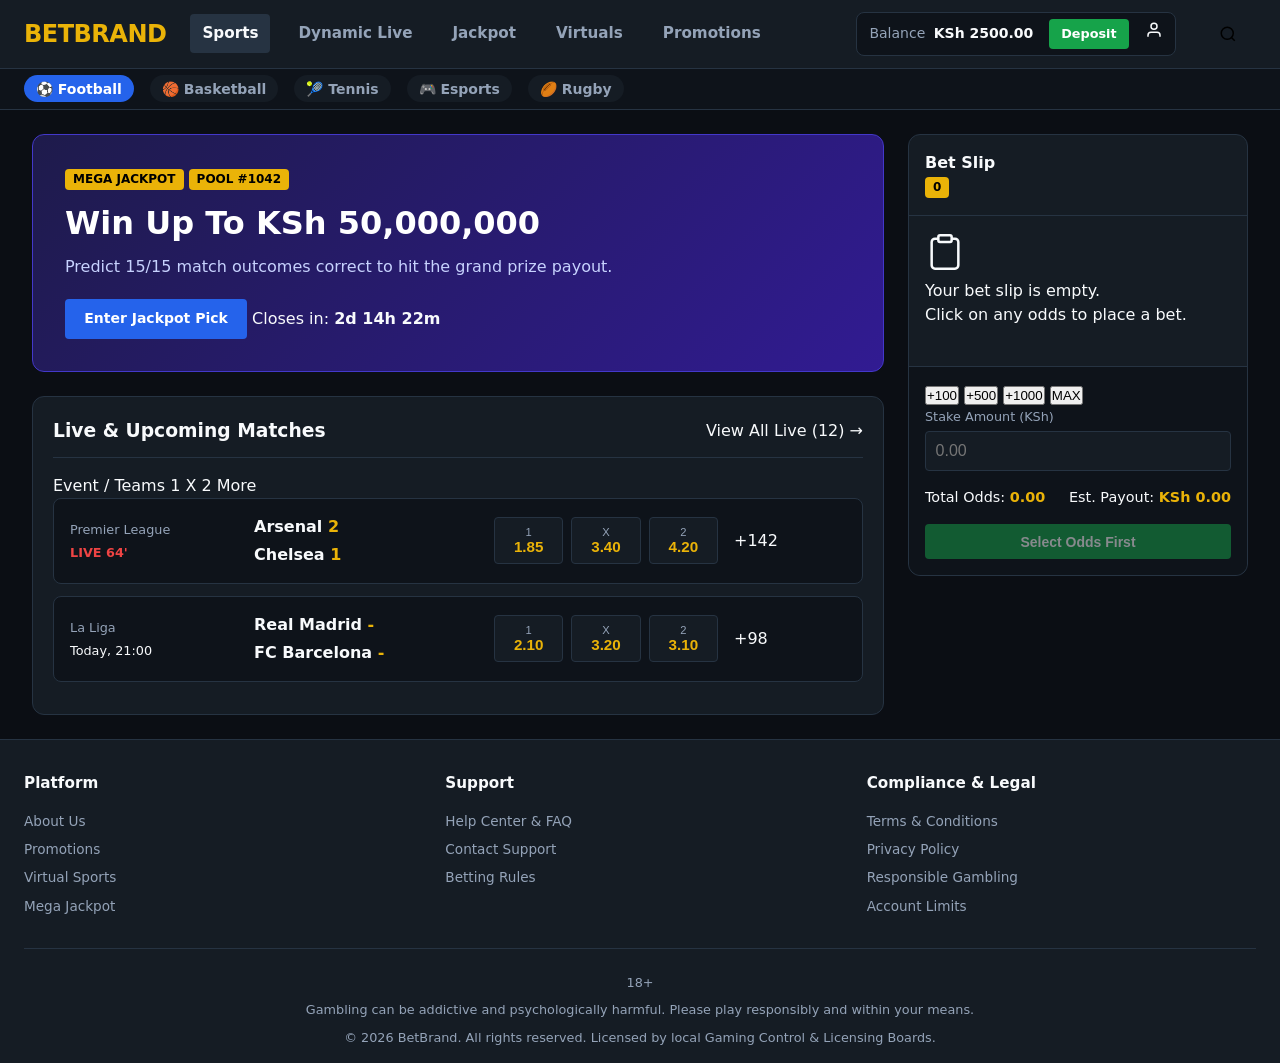
<file: index.html>
<!DOCTYPE html>
<html lang="en">
<head>
    <meta charset="UTF-8">
    <meta name="viewport" content="width=device-width, initial-scale=1.0">
    <title>BetBrand - Premium Live Sportsbook & Casino</title>
    <!-- External Stylesheet -->
    <link rel="stylesheet" href="styles.css">
</head>
<body class="theme-dark">

    <!-- 1. Top Navbar / Header -->
    <header class="navbar">
        <div class="nav-left">
            <a href="index.html" class="logo">
                <span class="logo-accent">BET</span>BRAND
            </a>
            <nav class="primary-nav">
                <a href="index.html" class="nav-link active">Sports</a>
                <a href="live.html" class="nav-link">
                    <span class="live-dot"></span> Dynamic Live
                </a>
                <a href="jackpot.html" class="nav-link">Jackpot</a>
                <a href="virtuals.html" class="nav-link">Virtuals</a>
                <a href="promotions.html" class="nav-link">Promotions</a>
            </nav>
        </div>

        <div class="nav-right">
            <!-- Guest Auth Controls -->
            <div id="auth-buttons" class="auth-group">
                <a href="login.html" class="btn btn-secondary btn-sm">Log In</a>
                <a href="register.html" class="btn btn-primary btn-sm">Register</a>
            </div>

            <!-- Authenticated User Profile (Hidden by default) -->
            <div id="user-profile" class="user-group" style="display: none;">
                <div class="wallet-info">
                    <span class="wallet-label">Balance</span>
                    <strong id="user-balance" class="wallet-amount">KSh 0.00</strong>
                </div>
                <a href="deposit.html" class="btn btn-success btn-sm">Deposit</a>
                <a href="dashboard.html" class="profile-avatar" aria-label="User Account">
                    <svg width="18" height="18" viewBox="0 0 24 24" fill="none" stroke="currentColor" stroke-width="2"><path d="M20 21v-2a4 4 0 0 0-4-4H8a4 4 0 0 0-4 4v2"></path><circle cx="12" cy="7" r="4"></circle></svg>
                </a>
            </div>

            <!-- Search Toggle -->
            <button id="search-toggle-btn" class="btn btn-icon" aria-label="Search Sports & Events">
                <svg width="18" height="18" viewBox="0 0 24 24" fill="none" stroke="currentColor" stroke-width="2"><circle cx="11" cy="11" r="8"></circle><line x1="21" y1="21" x2="16.65" y2="16.65"></line></svg>
            </button>
        </div>
    </header>

    <!-- 2. Horizontal Sports Sub-Navigation -->
    <nav class="sports-bar">
        <ul class="sports-list">
            <li>
                <a href="index.html" class="sport-item active">
                    <span class="sport-icon">⚽</span> Football
                </a>
            </li>
            <li>
                <a href="basketball.html" class="sport-item">
                    <span class="sport-icon">🏀</span> Basketball
                </a>
            </li>
            <li>
                <a href="tennis.html" class="sport-item">
                    <span class="sport-icon">🎾</span> Tennis
                </a>
            </li>
            <li>
                <a href="esports.html" class="sport-item">
                    <span class="sport-icon">🎮</span> Esports
                </a>
            </li>
            <li>
                <a href="rugby.html" class="sport-item">
                    <span class="sport-icon">🏉</span> Rugby
                </a>
            </li>
        </ul>
    </nav>

    <!-- 3. Main Content Container (Grid Layout) -->
    <main class="container layout-with-sidebar">

        <!-- Central Feed Area -->
        <div class="main-content">
            
            <!-- Hero Promo Banner -->
            <section class="hero-banner">
                <div class="banner-content">
                    <div class="banner-badge-group">
                        <span class="badge badge-accent">MEGA JACKPOT</span>
                        <span class="badge badge-outline">POOL #1042</span>
                    </div>
                    <h2>Win Up To <span class="text-accent">KSh 50,000,000</span></h2>
                    <p>Predict 15/15 match outcomes correct to hit the grand prize payout.</p>
                    <div class="banner-cta">
                        <a href="jackpot.html" class="btn btn-primary">Enter Jackpot Pick</a>
                        <span class="hero-timer">Closes in: <strong>2d 14h 22m</strong></span>
                    </div>
                </div>
            </section>

            <!-- Featured Live & Upcoming Matches -->
            <section class="match-section">
                <div class="section-header">
                    <div class="header-title-group">
                        <span class="pulse-indicator"></span>
                        <h3>Live & Upcoming Matches</h3>
                    </div>
                    <a href="live.html" class="view-all-link">
                        View All Live (<span id="live-count">12</span>) &rarr;
                    </a>
                </div>

                <!-- Odds Header Bar -->
                <div class="market-header-bar">
                    <span class="col-event">Event / Teams</span>
                    <span class="col-market">1</span>
                    <span class="col-market">X</span>
                    <span class="col-market">2</span>
                    <span class="col-more">More</span>
                </div>

                <!-- Match Items Feed Container -->
                <div class="match-list" id="match-list">
                    
                    <!-- Live Match Item -->
                    <article class="match-card" data-match-id="101">
                        <div class="match-meta">
                            <span class="league">Premier League</span>
                            <span class="match-time live-badge">
                                <span class="live-dot"></span> LIVE 64'
                            </span>
                        </div>
                        
                        <div class="match-teams">
                            <div class="team-row">
                                <span class="team-name">Arsenal</span>
                                <strong class="team-score">2</strong>
                            </div>
                            <div class="team-row">
                                <span class="team-name">Chelsea</span>
                                <strong class="team-score">1</strong>
                            </div>
                        </div>
                        
                        <!-- 1X2 Betting Odds Matrix -->
                        <div class="odds-grid">
                            <button class="odds-btn" data-match-id="101" data-outcome="1" data-odds="1.85">
                                <span class="label">1</span>
                                <span class="odds-value">1.85</span>
                            </button>
                            <button class="odds-btn" data-match-id="101" data-outcome="X" data-odds="3.40">
                                <span class="label">X</span>
                                <span class="odds-value">3.40</span>
                            </button>
                            <button class="odds-btn" data-match-id="101" data-outcome="2" data-odds="4.20">
                                <span class="label">2</span>
                                <span class="odds-value">4.20</span>
                            </button>
                        </div>
                        
                        <a href="match.html?id=101" class="more-markets-btn">+142</a>
                    </article>

                    <!-- Upcoming Match Item Example -->
                    <article class="match-card" data-match-id="102">
                        <div class="match-meta">
                            <span class="league">La Liga</span>
                            <span class="match-time">Today, 21:00</span>
                        </div>
                        
                        <div class="match-teams">
                            <div class="team-row">
                                <span class="team-name">Real Madrid</span>
                                <strong class="team-score text-muted">-</strong>
                            </div>
                            <div class="team-row">
                                <span class="team-name">FC Barcelona</span>
                                <strong class="team-score text-muted">-</strong>
                            </div>
                        </div>
                        
                        <div class="odds-grid">
                            <button class="odds-btn" data-match-id="102" data-outcome="1" data-odds="2.10">
                                <span class="label">1</span>
                                <span class="odds-value">2.10</span>
                            </button>
                            <button class="odds-btn" data-match-id="102" data-outcome="X" data-odds="3.20">
                                <span class="label">X</span>
                                <span class="odds-value">3.20</span>
                            </button>
                            <button class="odds-btn" data-match-id="102" data-outcome="2" data-odds="3.10">
                                <span class="label">2</span>
                                <span class="odds-value">3.10</span>
                            </button>
                        </div>
                        
                        <a href="match.html?id=102" class="more-markets-btn">+98</a>
                    </article>

                </div>
            </section>
        </div>

        <!-- 4. Persistent Universal Bet Slip Drawer Sidebar -->
        <aside id="betslip-drawer" class="betslip-container">
            <div class="betslip-header">
                <div class="betslip-title">
                    <h4>Bet Slip</h4>
                    <span id="slip-count-badge" class="badge badge-accent">0</span>
                </div>
                <button id="clear-slip-btn" class="btn-text-action" style="display: none;">Clear All</button>
            </div>
            
            <!-- Bet Slip Items List -->
            <div class="betslip-body" id="betslip-items">
                <div class="empty-slip-state">
                    <svg width="40" height="40" viewBox="0 0 24 24" fill="none" stroke="currentColor" stroke-width="1.5"><path d="M16 4h2a2 2 0 0 1 2 2v14a2 2 0 0 1-2 2H6a2 2 0 0 1-2-2V6a2 2 0 0 1 2-2h2"></path><rect x="8" y="2" width="8" height="4" rx="1" ry="1"></rect></svg>
                    <p>Your bet slip is empty.</p>
                    <span>Click on any odds to place a bet.</span>
                </div>
            </div>

            <!-- Bet Slip Footer Controls -->
            <div class="betslip-footer">
                <!-- Preset Stake Chips -->
                <div class="quick-stakes-row">
                    <button class="stake-chip" data-stake="100">+100</button>
                    <button class="stake-chip" data-stake="500">+500</button>
                    <button class="stake-chip" data-stake="1000">+1000</button>
                    <button class="stake-chip" data-stake="max">MAX</button>
                </div>

                <div class="stake-input-group">
                    <label for="stake-amount">Stake Amount (KSh)</label>
                    <input type="number" id="stake-amount" placeholder="0.00" min="10" step="10">
                </div>

                <div class="payout-summary">
                    <div class="summary-row">
                        <span>Total Odds:</span>
                        <strong id="total-odds-val">0.00</strong>
                    </div>
                    <div class="summary-row main-payout">
                        <span>Est. Payout:</span>
                        <strong id="potential-payout" class="text-accent">KSh 0.00</strong>
                    </div>
                </div>

                <button id="place-bet-btn" class="btn btn-success btn-full" disabled>Place Bet</button>
            </div>
        </aside>

    </main>

    <!-- 5. Search Modal Overlay -->
    <div id="search-modal" class="modal-overlay" style="display: none;">
        <div class="modal-content">
            <div class="search-header">
                <input type="search" id="search-input" placeholder="Search teams, leagues, or tournaments...">
                <button id="close-search-btn" class="btn-close" aria-label="Close search">&times;</button>
            </div>
            <div id="search-results" class="results-container"></div>
        </div>
    </div>

    <!-- 6. Legal & Regulatory Footer -->
    <footer class="footer">
        <div class="footer-links">
            <div class="footer-col">
                <h5>Platform</h5>
                <a href="about.html">About Us</a>
                <a href="promotions.html">Promotions</a>
                <a href="virtuals.html">Virtual Sports</a>
                <a href="jackpot.html">Mega Jackpot</a>
            </div>
            <div class="footer-col">
                <h5>Support</h5>
                <a href="help.html">Help Center & FAQ</a>
                <a href="contact.html">Contact Support</a>
                <a href="rules.html">Betting Rules</a>
            </div>
            <div class="footer-col">
                <h5>Compliance & Legal</h5>
                <a href="terms.html">Terms & Conditions</a>
                <a href="privacy.html">Privacy Policy</a>
                <a href="responsible-gambling.html">Responsible Gambling</a>
                <a href="limits.html">Account Limits</a>
            </div>
        </div>

        <div class="compliance-bar">
            <div class="age-badge">18+</div>
            <p class="disclaimer">Gambling can be addictive and psychologically harmful. Please play responsibly and within your means.</p>
            <p class="copyright">&copy; 2026 BetBrand. All rights reserved. Licensed by local Gaming Control & Licensing Boards.</p>
        </div>
    </footer>

    <!-- Core Scripts -->
    <script src="script.js"></script>
    <script src="betslip.js"></script>
    <script src="app.js"></script>
</body>
</html>
</file>
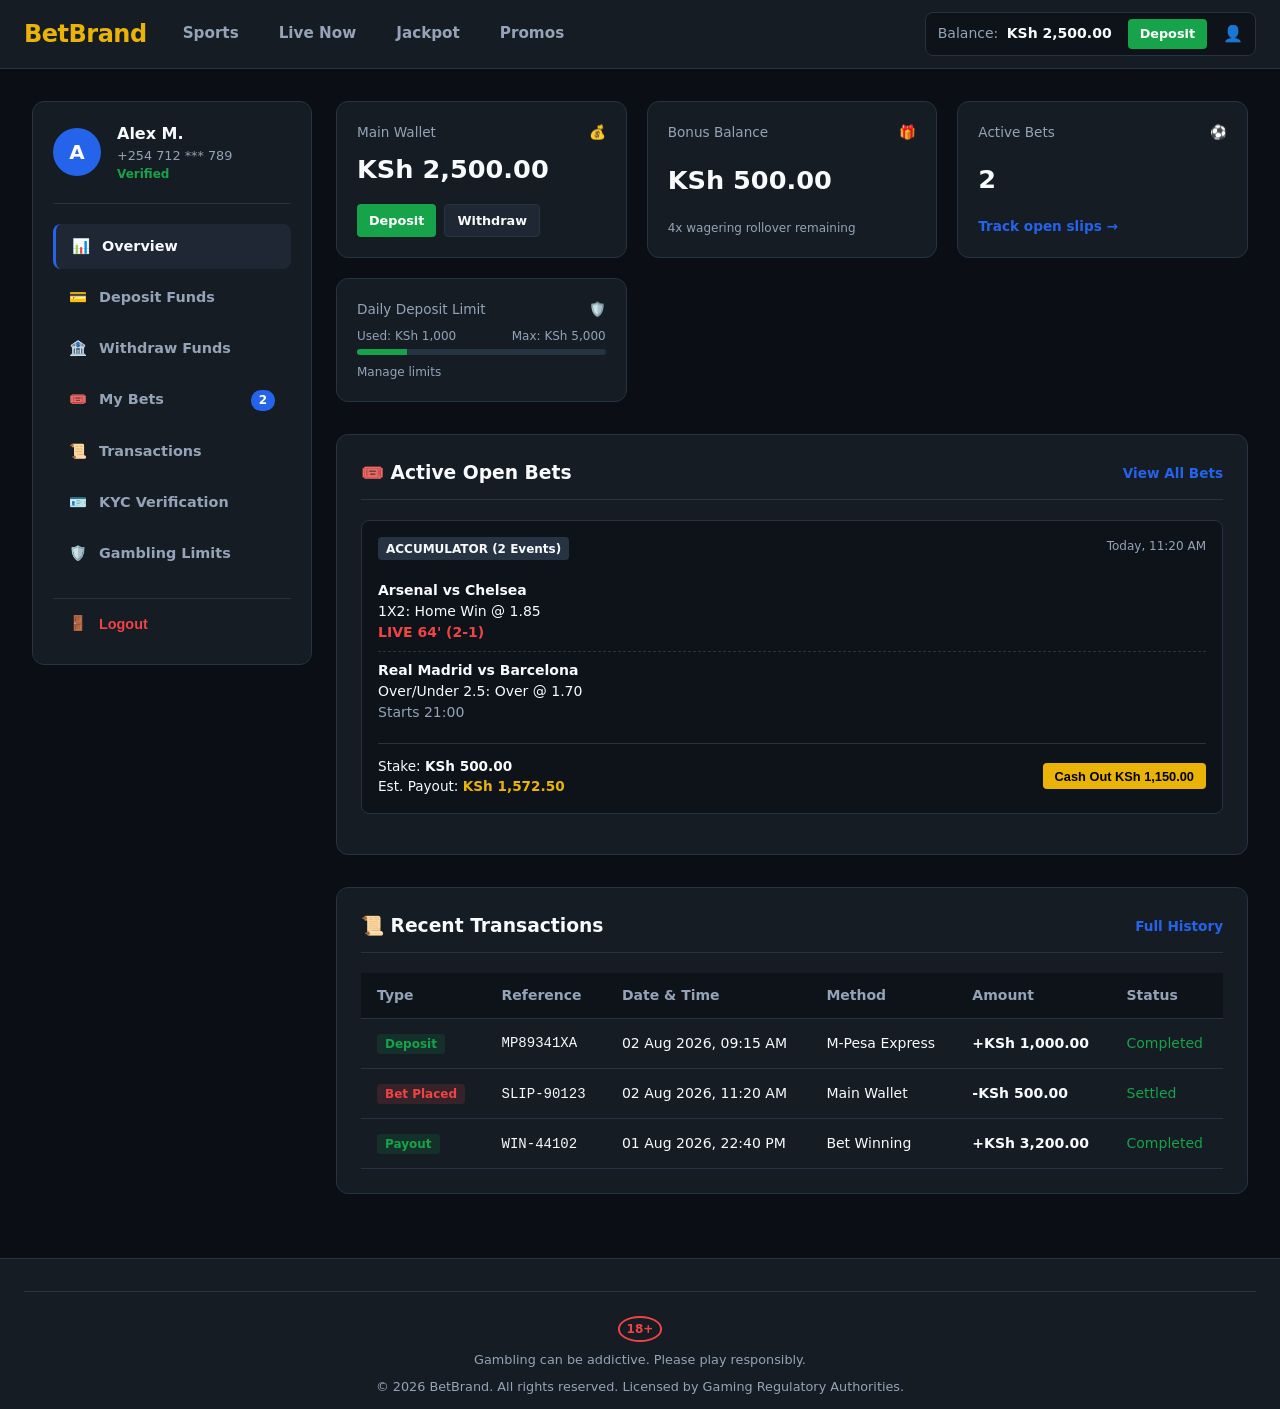
<file: dashboard.html>
<!DOCTYPE html>
<html lang="en">
<head>
    <meta charset="UTF-8">
    <meta name="viewport" content="width=device-width, initial-scale=1.0">
    <title>User Dashboard - BetBrand</title>
    <link rel="stylesheet" href="styles.css">
    <link rel="stylesheet" href="dashboard.css">
</head>
<body class="theme-dark">

    <!-- Navbar Header -->
    <header class="navbar">
        <div class="nav-left">
            <a href="/" class="logo">BetBrand</a>
            <nav class="primary-nav">
                <a href="/">Sports</a>
                <a href="/live">Live Now</a>
                <a href="/jackpot">Jackpot</a>
                <a href="/promotions">Promos</a>
            </nav>
        </div>

        <div class="nav-right">
            <div id="user-profile" class="user-group">
                <div class="wallet-info">
                    <span class="wallet-label">Balance:</span>
                    <strong id="header-user-balance">KSh 2,500.00</strong>
                </div>
                <a href="/account/deposit" class="btn btn-success btn-sm">Deposit</a>
                <a href="/account/dashboard" class="profile-avatar active" aria-label="Account">👤</a>
            </div>
        </div>
    </header>

    <!-- Account Dashboard Main Container -->
    <main class="container layout-account">
        
        <!-- Sidebar Account Navigation Menu -->
        <aside class="account-sidebar">
            <div class="user-profile-card">
                <div class="avatar-circle">A</div>
                <div class="profile-meta">
                    <h4 id="user-full-name">Alex M.</h4>
                    <span id="user-phone">+254 712 *** 789</span>
                    <span class="kyc-badge verified">Verified</span>
                </div>
            </div>

            <nav class="account-nav-menu">
                <a href="/account/dashboard" class="account-nav-item active">
                    <span class="icon">📊</span> Overview
                </a>
                <a href="/account/deposit" class="account-nav-item">
                    <span class="icon">💳</span> Deposit Funds
                </a>
                <a href="/account/withdraw" class="account-nav-item">
                    <span class="icon">🏦</span> Withdraw Funds
                </a>
                <a href="/account/my-bets" class="account-nav-item">
                    <span class="icon">🎟️</span> My Bets <span class="nav-badge" id="open-bets-count">2</span>
                </a>
                <a href="/account/transactions" class="account-nav-item">
                    <span class="icon">📜</span> Transactions
                </a>
                <a href="/account/verification" class="account-nav-item">
                    <span class="icon">🪪</span> KYC Verification
                </a>
                <a href="/account/limits" class="account-nav-item">
                    <span class="icon">🛡️</span> Gambling Limits
                </a>
                <button id="logout-btn" class="account-nav-item logout">
                    <span class="icon">🚪</span> Logout
                </button>
            </nav>
        </aside>

        <!-- Main Account Dashboard Content Area -->
        <section class="account-content">

            <!-- Wallet Overview Metrics Grid -->
            <div class="metrics-grid">
                
                <!-- Main Wallet -->
                <div class="metric-card primary-wallet">
                    <div class="metric-header">
                        <span>Main Wallet</span>
                        <span class="metric-icon">💰</span>
                    </div>
                    <h2 class="metric-value" id="dash-main-balance">KSh 2,500.00</h2>
                    <div class="metric-actions">
                        <a href="/account/deposit" class="btn btn-success btn-sm">Deposit</a>
                        <a href="/account/withdraw" class="btn btn-secondary btn-sm">Withdraw</a>
                    </div>
                </div>

                <!-- Bonus Wallet -->
                <div class="metric-card bonus-wallet">
                    <div class="metric-header">
                        <span>Bonus Balance</span>
                        <span class="metric-icon">🎁</span>
                    </div>
                    <h2 class="metric-value" id="dash-bonus-balance">KSh 500.00</h2>
                    <p class="metric-subtext">4x wagering rollover remaining</p>
                </div>

                <!-- Active Bets -->
                <div class="metric-card open-bets-card">
                    <div class="metric-header">
                        <span>Active Bets</span>
                        <span class="metric-icon">⚽</span>
                    </div>
                    <h2 class="metric-value" id="dash-open-bets">2</h2>
                    <a href="/account/my-bets" class="metric-link">Track open slips →</a>
                </div>

                <!-- Responsible Gambling Daily Limit Bar -->
                <div class="metric-card limits-card">
                    <div class="metric-header">
                        <span>Daily Deposit Limit</span>
                        <span class="metric-icon">🛡️</span>
                    </div>
                    <div class="limit-progress-group">
                        <div class="limit-labels">
                            <span id="limit-used">Used: KSh 1,000</span>
                            <span id="limit-total">Max: KSh 5,000</span>
                        </div>
                        <div class="progress-bar-bg">
                            <div class="progress-bar-fill" style="width: 20%;"></div>
                        </div>
                    </div>
                    <a href="/account/limits" class="metric-subtext">Manage limits</a>
                </div>

            </div>

            <!-- Recent Open Bets Section -->
            <div class="dashboard-section">
                <div class="section-title-bar">
                    <h3>🎟️ Active Open Bets</h3>
                    <a href="/account/my-bets" class="link-action">View All Bets</a>
                </div>

                <div class="bets-list" id="active-bets-container">
                    
                    <!-- Single Bet Card Example -->
                    <article class="dash-bet-card">
                        <div class="bet-card-header">
                            <span class="bet-type-badge">ACCUMULATOR (2 Events)</span>
                            <span class="bet-date">Today, 11:20 AM</span>
                        </div>
                        <div class="bet-legs">
                            <div class="bet-leg">
                                <strong class="leg-event">Arsenal vs Chelsea</strong>
                                <span class="leg-market">1X2: Home Win @ 1.85</span>
                                <span class="leg-status live">LIVE 64' (2-1)</span>
                            </div>
                            <div class="bet-leg">
                                <strong class="leg-event">Real Madrid vs Barcelona</strong>
                                <span class="leg-market">Over/Under 2.5: Over @ 1.70</span>
                                <span class="leg-status upcoming">Starts 21:00</span>
                            </div>
                        </div>
                        <div class="bet-card-footer">
                            <div class="stake-payout">
                                <div>Stake: <strong>KSh 500.00</strong></div>
                                <div>Est. Payout: <strong class="text-accent">KSh 1,572.50</strong></div>
                            </div>
                            <button class="btn btn-cashout btn-sm" data-cashout-val="1150.00">
                                Cash Out KSh 1,150.00
                            </button>
                        </div>
                    </article>

                </div>
            </div>

            <!-- Financial Transactions Log Section -->
            <div class="dashboard-section">
                <div class="section-title-bar">
                    <h3>📜 Recent Transactions</h3>
                    <a href="/account/transactions" class="link-action">Full History</a>
                </div>

                <div class="table-wrapper">
                    <table class="data-table">
                        <thead>
                            <tr>
                                <th>Type</th>
                                <th>Reference</th>
                                <th>Date & Time</th>
                                <th>Method</th>
                                <th>Amount</th>
                                <th>Status</th>
                            </tr>
                        </thead>
                        <tbody id="transaction-rows">
                            <tr>
                                <td><span class="txn-type credit">Deposit</span></td>
                                <td><code>MP89341XA</code></td>
                                <td>02 Aug 2026, 09:15 AM</td>
                                <td>M-Pesa Express</td>
                                <td class="text-success">+KSh 1,000.00</td>
                                <td><span class="status-pill completed">Completed</span></td>
                            </tr>
                            <tr>
                                <td><span class="txn-type debit">Bet Placed</span></td>
                                <td><code>SLIP-90123</code></td>
                                <td>02 Aug 2026, 11:20 AM</td>
                                <td>Main Wallet</td>
                                <td class="text-danger">-KSh 500.00</td>
                                <td><span class="status-pill completed">Settled</span></td>
                            </tr>
                            <tr>
                                <td><span class="txn-type credit">Payout</span></td>
                                <td><code>WIN-44102</code></td>
                                <td>01 Aug 2026, 22:40 PM</td>
                                <td>Bet Winning</td>
                                <td class="text-success">+KSh 3,200.00</td>
                                <td><span class="status-pill completed">Completed</span></td>
                            </tr>
                        </tbody>
                    </table>
                </div>
            </div>

        </section>
    </main>

    <!-- Legal Compliance Footer -->
    <footer class="footer">
        <div class="compliance-bar">
            <span class="age-restriction">18+</span>
            <p>Gambling can be addictive. Please play responsibly.</p>
            <p>&copy; 2026 BetBrand. All rights reserved. Licensed by Gaming Regulatory Authorities.</p>
        </div>
    </footer>

    <script src="script.js"></script>
    <script src="dashboard.js"></script>
</body>
</html>
</file>
<file: styles.css>
/* --- Root Variables & Sportsbook Dark Theme --- */
:root {
    --bg-color: #0b0e14;          /* Main App Background */
    --card-bg: #151c24;           /* Cards, Header, Drawers */
    --card-hover: #1e2733;        /* Interactive Card Hover */
    --border-color: #263342;      /* Dividers and borders */
    
    --text-primary: #f8fafc;      /* Primary text */
    --text-muted: #94a3b8;        /* Secondary/Muted text */
    
    --primary-color: #2563eb;     /* Primary actions */
    --primary-hover: #1d4ed8;
    --accent-color: #eab308;      /* Gold for Jackpots/Promos */
    --odds-active: #0284c7;       /* Selected Odds highlight */
    --success-color: #16a34a;     /* Deposits & Bet Buttons */
    --success-hover: #15803d;
    --live-color: #ef4444;        /* Live badges & scores */

    --font-family: system-ui, -apple-system, BlinkMacSystemFont, 'Segoe UI', Roboto, sans-serif;
    --radius-sm: 4px;
    --radius-md: 8px;
    --radius-lg: 12px;
}

/* --- Global Resets & Typography --- */
* {
    box-sizing: border-box;
    margin: 0;
    padding: 0;
}

html {
    scroll-behavior: smooth;
}

body {
    background-color: var(--bg-color);
    color: var(--text-primary);
    font-family: var(--font-family);
    line-height: 1.5;
    display: flex;
    flex-direction: column;
    min-height: 100vh;
}

a {
    color: inherit;
    text-decoration: none;
}

/* --- 1. Top Navbar & Sports Bar --- */
.navbar {
    display: flex;
    justify-content: space-between;
    align-items: center;
    padding: 0.75rem 1.5rem;
    background-color: var(--card-bg);
    border-bottom: 1px solid var(--border-color);
    position: sticky;
    top: 0;
    z-index: 1000;
}

.nav-left, .nav-right {
    display: flex;
    align-items: center;
    gap: 1.5rem;
}

.logo {
    font-size: 1.5rem;
    font-weight: 800;
    color: var(--accent-color);
    letter-spacing: -0.5px;
}

.primary-nav {
    display: flex;
    gap: 1rem;
}

.primary-nav a {
    padding: 0.5rem 0.75rem;
    font-weight: 600;
    font-size: 0.95rem;
    color: var(--text-muted);
    border-radius: var(--radius-sm);
    transition: all 0.2s ease;
}

.primary-nav a:hover, .primary-nav a.active {
    color: var(--text-primary);
    background-color: var(--border-color);
}

.sports-bar {
    background-color: #0e131a;
    border-bottom: 1px solid var(--border-color);
    padding: 0.5rem 1.5rem;
    overflow-x: auto;
}

.sports-list {
    display: flex;
    list-style: none;
    gap: 1rem;
    white-space: nowrap;
}

.sports-list a {
    font-size: 0.875rem;
    font-weight: 600;
    color: var(--text-muted);
    padding: 0.35rem 0.75rem;
    border-radius: 20px;
    background-color: var(--card-bg);
    transition: all 0.2s ease;
}

.sports-list a:hover, .sports-list a.active {
    background-color: var(--primary-color);
    color: #ffffff;
}

/* Wallet & Profile Info */
.user-group {
    display: flex;
    align-items: center;
    gap: 1rem;
    background-color: #0e131a;
    padding: 0.35rem 0.75rem;
    border-radius: var(--radius-md);
    border: 1px solid var(--border-color);
}

.wallet-info {
    font-size: 0.875rem;
}

.wallet-label {
    color: var(--text-muted);
    margin-right: 0.25rem;
}

/* --- 2. Main Layout (Feed + Bet Slip Drawer Sidebar) --- */
.container.layout-with-sidebar {
    display: grid;
    grid-template-columns: 1fr 340px;
    gap: 1.5rem;
    max-width: 1400px;
    width: 95%;
    margin: 1.5rem auto;
    flex: 1;
}

.main-content {
    min-width: 0; /* Prevents grid overflow */
}

/* --- 3. Hero & Banners --- */
.hero-banner {
    background: linear-gradient(135deg, #1e1b4b 0%, #311b92 100%);
    border: 1px solid #4338ca;
    border-radius: var(--radius-lg);
    padding: 2rem;
    margin-bottom: 1.5rem;
}

.banner-content h2 {
    font-size: 2rem;
    color: #ffffff;
    margin: 0.5rem 0;
}

.banner-content p {
    color: #c7d2fe;
    margin-bottom: 1.25rem;
}

.badge {
    background-color: var(--accent-color);
    color: #000000;
    font-size: 0.75rem;
    font-weight: 800;
    padding: 0.2rem 0.5rem;
    border-radius: var(--radius-sm);
    text-transform: uppercase;
}

/* --- 4. Matches & Odds Grid --- */
.match-section {
    background-color: var(--card-bg);
    border: 1px solid var(--border-color);
    border-radius: var(--radius-lg);
    padding: 1.25rem;
}

.section-header {
    display: flex;
    justify-content: space-between;
    align-items: center;
    margin-bottom: 1rem;
    padding-bottom: 0.75rem;
    border-bottom: 1px solid var(--border-color);
}

.view-all {
    color: var(--primary-color);
    font-size: 0.875rem;
    font-weight: 600;
}

.match-card {
    background-color: #0e131a;
    border: 1px solid var(--border-color);
    border-radius: var(--radius-md);
    padding: 1rem;
    margin-bottom: 0.75rem;
    display: grid;
    grid-template-columns: 1.5fr 2fr 2fr 1fr;
    align-items: center;
    gap: 1rem;
    transition: border-color 0.2s ease;
}

.match-card:hover {
    border-color: var(--primary-color);
}

.match-meta {
    display: flex;
    flex-direction: column;
    gap: 0.25rem;
    font-size: 0.8rem;

    .league {
        color: var(--text-muted);
    }
    .live-badge {
        color: var(--live-color);
        font-weight: 700;
    }
}

.match-teams {
    display: flex;
    flex-direction: column;
    gap: 0.25rem;
    font-weight: 600;

    .team {
        display: flex;
        justify-content: space-between;
        padding-right: 1rem;
    }
    .team-score {
        color: var(--accent-color);
    }
}

/* Odds Buttons Matrix */
.odds-grid {
    display: grid;
    grid-template-columns: repeat(3, 1fr);
    gap: 0.5rem;
}

.odds-btn {
    background-color: var(--card-bg);
    border: 1px solid var(--border-color);
    border-radius: var(--radius-sm);
    padding: 0.5rem;
    color: var(--text-primary);
    cursor: pointer;
    display: flex;
    flex-direction: column;
    align-items: center;
    transition: all 0.15s ease;
}

.odds-btn .label {
    font-size: 0.7rem;
    color: var(--text-muted);
}

.odds-btn .odds-value {
    font-size: 0.95rem;
    font-weight: 700;
    color: var(--accent-color);
}

.odds-btn:hover {
    background-color: var(--card-hover);
    border-color: var(--primary-color);
}

/* Selected state when bet is in slip */
.odds-btn.selected {
    background-color: var(--odds-active);
    border-color: var(--primary-color);
    
    .label, .odds-value {
        color: #ffffff;
    }
}

.more-markets {
    font-size: 0.8rem;
    color: var(--text-muted);
    text-align: right;
}

/* --- 5. Sticky Bet Slip Drawer (Sidebar) --- */
.betslip-container {
    background-color: var(--card-bg);
    border: 1px solid var(--border-color);
    border-radius: var(--radius-lg);
    height: fit-content;
    position: sticky;
    top: 5.5rem;
    display: flex;
    flex-direction: column;
}

.betslip-header {
    display: flex;
    justify-content: space-between;
    align-items: center;
    padding: 1rem;
    border-bottom: 1px solid var(--border-color);
}

.betslip-body {
    padding: 1rem;
    min-height: 150px;
    max-height: 400px;
    overflow-y: auto;
}

.empty-slip-msg {
    color: var(--text-muted);
    font-size: 0.875rem;
    text-align: center;
    margin-top: 2rem;
}

.betslip-footer {
    padding: 1rem;
    border-top: 1px solid var(--border-color);
    background-color: #0e131a;
    border-bottom-left-radius: var(--radius-lg);
    border-bottom-right-radius: var(--radius-lg);
}

.stake-input-group {
    display: flex;
    flex-direction: column;
    gap: 0.35rem;
    margin-bottom: 1rem;
}

.stake-input-group label {
    font-size: 0.8rem;
    color: var(--text-muted);
}

.stake-input-group input {
    background-color: var(--card-bg);
    border: 1px solid var(--border-color);
    color: var(--text-primary);
    padding: 0.6rem;
    border-radius: var(--radius-sm);
    font-size: 1rem;
}

.payout-summary {
    display: flex;
    justify-content: space-between;
    font-size: 0.9rem;
    margin-bottom: 1rem;
}

.payout-summary strong {
    color: var(--accent-color);
}

/* --- 6. Buttons & Interactive Controls --- */
.btn {
    padding: 0.6rem 1.2rem;
    border: none;
    border-radius: var(--radius-sm);
    cursor: pointer;
    font-weight: 600;
    font-size: 0.875rem;
    display: inline-flex;
    align-items: center;
    justify-content: center;
    gap: 0.5rem;
    transition: background-color 0.2s ease, transform 0.1s ease;
}

.btn:active {
    transform: scale(0.97);
}

.btn-primary { background-color: var(--primary-color); color: #ffffff; }
.btn-primary:hover { background-color: var(--primary-hover); }

.btn-secondary { background-color: var(--card-hover); color: var(--text-primary); border: 1px solid var(--border-color); }
.btn-secondary:hover { background-color: var(--border-color); }

.btn-success { background-color: var(--success-color); color: #ffffff; }
.btn-success:hover { background-color: var(--success-hover); }

.btn-full { width: 100%; }
.btn-sm { padding: 0.35rem 0.75rem; font-size: 0.8rem; }
.btn-icon { background: none; border: none; font-size: 1.2rem; cursor: pointer; }

.btn:disabled {
    opacity: 0.5;
    cursor: not-allowed;
}

/* --- 7. Search Modal Overlay --- */
.modal-overlay {
    position: fixed;
    top: 0;
    left: 0;
    width: 100vw;
    height: 100vh;
    background: rgba(0, 0, 0, 0.75);
    backdrop-filter: blur(4px);
    z-index: 2000;
    display: flex;
    justify-content: center;
    padding-top: 5rem;
}

.modal-content {
    background-color: var(--card-bg);
    border: 1px solid var(--border-color);
    border-radius: var(--radius-lg);
    width: 90%;
    max-width: 600px;
    padding: 1.5rem;
    position: relative;
    height: fit-content;
}

.modal-content input[type="search"] {
    width: 100%;
    padding: 0.8rem;
    background-color: #0e131a;
    border: 1px solid var(--border-color);
    border-radius: var(--radius-md);
    color: var(--text-primary);
    font-size: 1rem;
}

.btn-close {
    position: absolute;
    right: 1rem;
    top: 1rem;
    background: none;
    border: none;
    color: var(--text-muted);
    font-size: 1.5rem;
    cursor: pointer;
}

/* --- 8. Legal & Compliance Footer --- */
.footer {
    background-color: var(--card-bg);
    border-top: 1px solid var(--border-color);
    margin-top: auto;
    padding: 2rem 1.5rem 1rem 1.5rem;
}

.footer-links {
    display: grid;
    grid-template-columns: repeat(auto-fit, minmax(200px, 1fr));
    gap: 2rem;
    max-width: 1400px;
    margin: 0 auto 2rem auto;
}

.footer-col {
    display: flex;
    flex-direction: column;
    gap: 0.5rem;
}

.footer-col h5 {
    color: var(--text-primary);
    font-size: 0.95rem;
    margin-bottom: 0.5rem;
}

.footer-col a {
    color: var(--text-muted);
    font-size: 0.85rem;
    transition: color 0.2s ease;
}

.footer-col a:hover {
    color: var(--primary-color);
}

.compliance-bar {
    text-align: center;
    padding-top: 1.5rem;
    border-top: 1px solid var(--border-color);
    font-size: 0.8rem;
    color: var(--text-muted);
    display: flex;
    flex-direction: column;
    align-items: center;
    gap: 0.5rem;
}

.age-restriction {
    border: 2px solid var(--live-color);
    color: var(--live-color);
    font-weight: 800;
    padding: 0.1rem 0.4rem;
    border-radius: 50%;
    font-size: 0.75rem;
}

/* --- 9. Responsive Adjustments --- */
@media (max-width: 992px) {
    .container.layout-with-sidebar {
        grid-template-columns: 1fr;
    }
    
    .betslip-container {
        position: fixed;
        bottom: 0;
        left: 0;
        right: 0;
        top: auto;
        border-radius: var(--radius-lg) var(--radius-lg) 0 0;
        z-index: 999;
        box-shadow: 0 -4px 20px rgba(0, 0, 0, 0.5);
    }
    
    .match-card {
        grid-template-columns: 1fr 1fr;
        gap: 0.75rem;
    }
    
    .more-markets {
        grid-column: span 2;
        text-align: left;
    }
}
</file>
<file: dashboard.css>
/* --- Account Dashboard Layout & Styles --- */

.container.layout-account {
    display: grid;
    grid-template-columns: 280px 1fr;
    gap: 1.5rem;
    max-width: 1400px;
    width: 95%;
    margin: 2rem auto;
}

/* Sidebar Navigation */
.account-sidebar {
    background-color: var(--card-bg);
    border: 1px solid var(--border-color);
    border-radius: var(--radius-lg);
    padding: 1.25rem;
    height: fit-content;
}

.user-profile-card {
    display: flex;
    align-items: center;
    gap: 1rem;
    padding-bottom: 1.25rem;
    margin-bottom: 1.25rem;
    border-bottom: 1px solid var(--border-color);
}

.avatar-circle {
    width: 48px;
    height: 48px;
    border-radius: 50%;
    background-color: var(--primary-color);
    color: #ffffff;
    display: flex;
    align-items: center;
    justify-content: center;
    font-size: 1.25rem;
    font-weight: 700;
}

.profile-meta h4 {
    font-size: 1rem;
    color: var(--text-primary);
}

.profile-meta span {
    display: block;
    font-size: 0.8rem;
    color: var(--text-muted);
}

.kyc-badge.verified {
    color: var(--success-color);
    font-weight: 700;
    font-size: 0.75rem;
}

.account-nav-menu {
    display: flex;
    flex-direction: column;
    gap: 0.35rem;
}

.account-nav-item {
    display: flex;
    align-items: center;
    gap: 0.75rem;
    padding: 0.75rem 1rem;
    border-radius: var(--radius-md);
    color: var(--text-muted);
    font-weight: 600;
    font-size: 0.9rem;
    transition: all 0.2s ease;
    border: none;
    background: none;
    width: 100%;
    text-align: left;
    cursor: pointer;
}

.account-nav-item:hover, .account-nav-item.active {
    background-color: var(--card-hover);
    color: var(--text-primary);
}

.account-nav-item.active {
    border-left: 3px solid var(--primary-color);
}

.account-nav-item.logout {
    color: var(--live-color);
    margin-top: 1rem;
    border-top: 1px solid var(--border-color);
    border-radius: 0;
    padding-top: 1rem;
}

.nav-badge {
    margin-left: auto;
    background-color: var(--primary-color);
    color: white;
    font-size: 0.75rem;
    padding: 0.1rem 0.5rem;
    border-radius: 10px;
}

/* Overview Metrics Grid */
.metrics-grid {
    display: grid;
    grid-template-columns: repeat(auto-fit, minmax(220px, 1fr));
    gap: 1.25rem;
    margin-bottom: 2rem;
}

.metric-card {
    background-color: var(--card-bg);
    border: 1px solid var(--border-color);
    border-radius: var(--radius-lg);
    padding: 1.25rem;
    display: flex;
    flex-direction: column;
    justify-content: space-between;
}

.metric-header {
    display: flex;
    justify-content: space-between;
    font-size: 0.85rem;
    color: var(--text-muted);
}

.metric-value {
    font-size: 1.6rem;
    font-weight: 800;
    color: var(--text-primary);
    margin: 0.5rem 0;
}

.metric-actions {
    display: flex;
    gap: 0.5rem;
    margin-top: 0.5rem;
}

.metric-subtext {
    font-size: 0.75rem;
    color: var(--text-muted);
}

.metric-link {
    font-size: 0.85rem;
    color: var(--primary-color);
    font-weight: 600;
}

/* Progress Limit Bar */
.limit-progress-group {
    margin: 0.5rem 0;
}

.limit-labels {
    display: flex;
    justify-content: space-between;
    font-size: 0.75rem;
    color: var(--text-muted);
    margin-bottom: 0.25rem;
}

.progress-bar-bg {
    height: 6px;
    background-color: var(--border-color);
    border-radius: 3px;
    overflow: hidden;
}

.progress-bar-fill {
    height: 100%;
    background-color: var(--success-color);
}

/* Dashboard Sections & Tables */
.dashboard-section {
    background-color: var(--card-bg);
    border: 1px solid var(--border-color);
    border-radius: var(--radius-lg);
    padding: 1.5rem;
    margin-bottom: 2rem;
}

.section-title-bar {
    display: flex;
    justify-content: space-between;
    align-items: center;
    margin-bottom: 1.25rem;
    padding-bottom: 0.75rem;
    border-bottom: 1px solid var(--border-color);
}

.link-action {
    color: var(--primary-color);
    font-size: 0.85rem;
    font-weight: 600;
}

/* Open Bets Cards */
.dash-bet-card {
    background-color: #0e131a;
    border: 1px solid var(--border-color);
    border-radius: var(--radius-md);
    padding: 1rem;
    margin-bottom: 1rem;
}

.bet-card-header {
    display: flex;
    justify-content: space-between;
    font-size: 0.75rem;
    color: var(--text-muted);
    margin-bottom: 0.75rem;
}

.bet-type-badge {
    background-color: var(--border-color);
    color: var(--text-primary);
    padding: 0.15rem 0.5rem;
    border-radius: var(--radius-sm);
    font-weight: 700;
}

.bet-leg {
    display: flex;
    flex-direction: column;
    padding: 0.5rem 0;
    border-bottom: 1px dashed var(--border-color);
    font-size: 0.875rem;
}

.bet-leg:last-child {
    border-bottom: none;
}

.leg-status.live { color: var(--live-color); font-weight: 700; }
.leg-status.upcoming { color: var(--text-muted); }

.bet-card-footer {
    display: flex;
    justify-content: space-between;
    align-items: center;
    margin-top: 0.75rem;
    padding-top: 0.75rem;
    border-top: 1px solid var(--border-color);
    font-size: 0.85rem;
}

.btn-cashout {
    background-color: var(--accent-color);
    color: #000000;
    font-weight: 700;
}

/* Data Table */
.table-wrapper {
    overflow-x: auto;
}

.data-table {
    width: 100%;
    border-collapse: collapse;
    text-align: left;
    font-size: 0.875rem;
}

.data-table th {
    background-color: #0e131a;
    color: var(--text-muted);
    padding: 0.75rem 1rem;
    font-weight: 600;
    border-bottom: 1px solid var(--border-color);
}

.data-table td {
    padding: 0.85rem 1rem;
    border-bottom: 1px solid var(--border-color);
    color: var(--text-primary);
}

.txn-type {
    padding: 0.2rem 0.5rem;
    border-radius: var(--radius-sm);
    font-size: 0.75rem;
    font-weight: 700;
}

.txn-type.credit { background-color: rgba(22, 163, 74, 0.15); color: var(--success-color); }
.txn-type.debit { background-color: rgba(239, 68, 68, 0.15); color: var(--live-color); }

.status-pill.completed { color: var(--success-color); }
.text-success { color: var(--success-color); font-weight: 700; }
.text-danger { color: var(--live-color); font-weight: 700; }
.text-accent { color: var(--accent-color); font-weight: 700; }

@media (max-width: 992px) {
    .container.layout-account {
        grid-template-columns: 1fr;
    }
}
</file>
